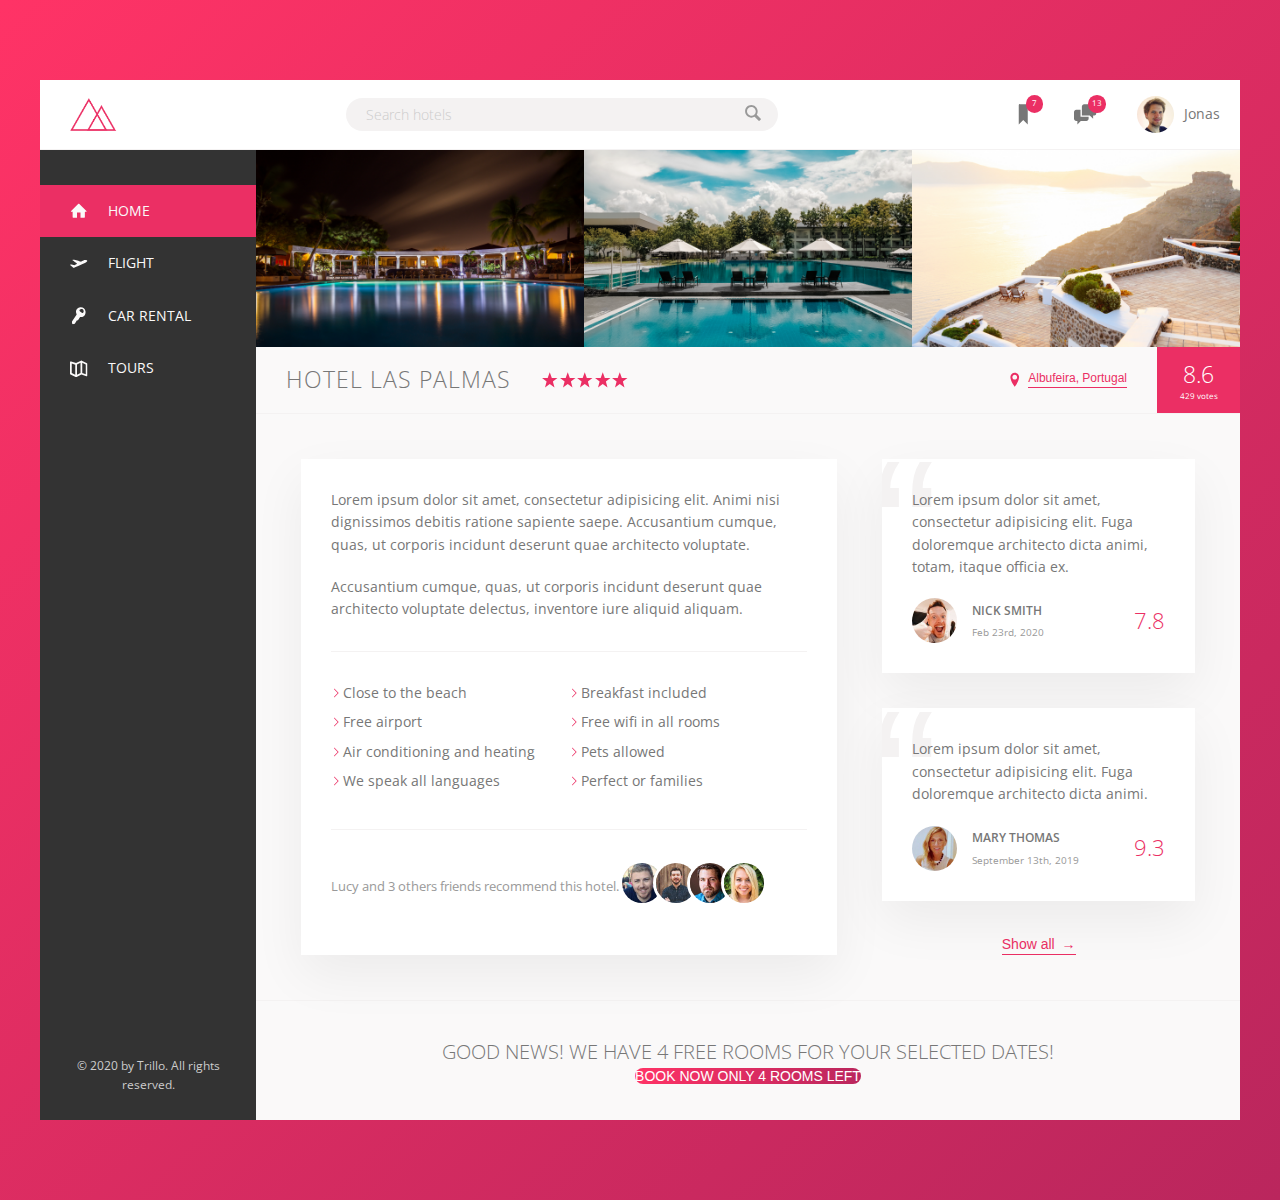
<file: 2. trillo-project/index.html>
<!DOCTYPE html>
<html lang="en">
  <head>
    <meta charset="UTF-8" />
    <meta name="viewport" content="width=device-width, initial-scale=1.0" />

    <link href="https://fonts.googleapis.com/css?family=Open+Sans:300,400,600" rel="stylesheet" />
    <link rel="stylesheet" href="css/main.css" />
    <link rel="shortcut icon" type="image/png" href="img/favicon.png" />

    <title>trillo &mdash; Your all-in-one booking app</title>
  </head>
  <body>
    <div class="container">
      <header class="header">
        <img src="img/logo.png" alt="trillo logo" class="logo" />

        <form action="#" class="search">
          <input type="text" class="search__input" placeholder="Search hotels" />
          <button class="search__button">
            <svg class="search__icon">
              <use xlink:href="img/sprite.svg#icon-magnifying-glass"></use>
            </svg>
          </button>
        </form>

        <nav class="user-nav">
          <div class="user-nav__icon-box">
            <svg class="user-nav__icon">
              <use xlink:href="img/sprite.svg#icon-bookmark"></use>
            </svg>
            <span class="user-nav__notification">7</span>
          </div>
          <div class="user-nav__icon-box">
            <svg class="user-nav__icon">
              <use xlink:href="img/sprite.svg#icon-chat"></use>
            </svg>
            <span class="user-nav__notification">13</span>
          </div>
          <div class="user-nav__user">
            <img src="img/user.jpg" alt="User photo" class="user-nav__user-photo" />
            <span class="user-nav__user-name">Jonas</span>
          </div>
        </nav>
      </header>

      <div class="content">
        <nav class="sidebar">
          <ul class="side-nav">
            <li class="side-nav__item side-nav__item--active">
              <a class="side-nav__link" href="">
                <svg class="side-nav__icon">
                  <use xlink:href="img/sprite.svg#icon-home"></use>
                </svg>
                Home</a
              >
            </li>
            <li class="side-nav__item">
              <a class="side-nav__link" href="">
                <svg class="side-nav__icon">
                  <use xlink:href="img/sprite.svg#icon-aircraft-take-off"></use>
                </svg>
                Flight</a
              >
            </li>
            <li class="side-nav__item">
              <a class="side-nav__link" href="">
                <svg class="side-nav__icon">
                  <use xlink:href="img/sprite.svg#icon-key"></use>
                </svg>
                Car rental</a
              >
            </li>
            <li class="side-nav__item">
              <a class="side-nav__link" href="">
                <svg class="side-nav__icon">
                  <use xlink:href="img/sprite.svg#icon-map"></use>
                </svg>
                Tours</a
              >
            </li>
          </ul>
          <div class="legal">
            &copy; 2020 by Trillo. All rights reserved.
          </div>
        </nav>

        <main class="hotel-view">
          <div class="gallery">
            <figure class="gallery__item">
              <img src="img/hotel-1.jpg" alt="Hotel 1 img" class="gallery__photo" />
            </figure>
            <figure class="gallery__item">
              <img src="img/hotel-2.jpg" alt="Hotel 2 img" class="gallery__photo" />
            </figure>
            <figure class="gallery__item">
              <img src="img/hotel-3.jpg" alt="Hotel 3 img" class="gallery__photo" />
            </figure>
          </div>

          <div class="overview">
            <h1 class="overview__heading">
              Hotel Las Palmas
            </h1>
            <div class="overview__stars">
              <svg class="overview__icon-star">
                <use xlink:href="img/sprite.svg#icon-star"></use>
              </svg>
              <svg class="overview__icon-star">
                <use xlink:href="img/sprite.svg#icon-star"></use>
              </svg>
              <svg class="overview__icon-star">
                <use xlink:href="img/sprite.svg#icon-star"></use>
              </svg>
              <svg class="overview__icon-star">
                <use xlink:href="img/sprite.svg#icon-star"></use>
              </svg>
              <svg class="overview__icon-star">
                <use xlink:href="img/sprite.svg#icon-star"></use>
              </svg>
            </div>

            <div class="overview__location">
              <svg class="overview__icon-location">
                <use xlink:href="img/sprite.svg#icon-location-pin"></use>
              </svg>
              <button class="btn-inline">
                Albufeira, Portugal
              </button>
            </div>

            <div class="overview__rating">
              <div class="overview__rating-average">8.6</div>
              <div class="overview__rating-count">429 votes</div>
            </div>
          </div>

          <div class="detail">
            <div class="description">
              <p class="paragraph">
                Lorem ipsum dolor sit amet, consectetur adipisicing elit. Animi nisi dignissimos debitis ratione sapiente saepe. Accusantium cumque,
                quas, ut corporis incidunt deserunt quae architecto voluptate.
              </p>

              <p class="paragraph">
                Accusantium cumque, quas, ut corporis incidunt deserunt quae architecto voluptate delectus, inventore iure aliquid aliquam.
              </p>

              <ul class="list">
                <li class="list__item">Close to the beach</li>
                <li class="list__item">Breakfast included</li>
                <li class="list__item">Free airport</li>
                <li class="list__item">Free wifi in all rooms</li>
                <li class="list__item">Air conditioning and heating</li>
                <li class="list__item">Pets allowed</li>
                <li class="list__item">We speak all languages</li>
                <li class="list__item">Perfect or families</li>
              </ul>

              <div class="recommend">
                <p class="paragraph">
                  Lucy and 3 others friends recommend this hotel.
                </p>

                <div class="recommend__friends">
                  <img src="img/user-3.jpg" alt="user 3 img" class="recommend__photo" />
                  <img src="img/user-4.jpg" alt="user 4 img" class="recommend__photo" />
                  <img src="img/user-5.jpg" alt="user 5 img" class="recommend__photo" />
                  <img src="img/user-6.jpg" alt="user 6 img" class="recommend__photo" />
                </div>
              </div>
            </div>

            <div class="user-reviews">
              <figure class="review">
                <blockquote class="review__text">
                  Lorem ipsum dolor sit amet, consectetur adipisicing elit. Fuga doloremque architecto dicta animi, totam, itaque officia ex.
                </blockquote>
                <figcaption class="review__user">
                  <img src="img/user-1.jpg" alt="User 1" class="review__photo" />
                  <div class="review__user-box">
                    <p class="review__user-name">Nick Smith</p>
                    <p class="review__user-date">Feb 23rd, 2020</p>
                  </div>
                  <div class="review__rating">7.8</div>
                </figcaption>
              </figure>
              <figure class="review">
                <blockquote class="review__text">
                  Lorem ipsum dolor sit amet, consectetur adipisicing elit. Fuga doloremque architecto dicta animi.
                </blockquote>
                <figcaption class="review__user">
                  <img src="img/user-2.jpg" alt="User 2" class="review__photo" />
                  <div class="review__user-box">
                    <p class="review__user-name">Mary Thomas</p>
                    <p class="review__user-date">September 13th, 2019</p>
                  </div>
                  <div class="review__rating">9.3</div>
                </figcaption>
              </figure>
              <button class="btn-inline">Show all <span>&rarr;</span></button>
            </div>
          </div>

          <div class="cta">
            <h2 class="cta__book-now">Good news! We have 4 free rooms for your selected dates!</h2>
            <button class="btn">
              <span class="btn__visible">Book now</span>
              <span class="btn__invisible">Only 4 rooms left</span>
            </button>
          </div>
        </main>
      </div>
    </div>
  </body>
</html>
</file>
<file: 2. trillo-project/css/main.css>
/*
COLORS

Primary: #eb2f64
Primary light: #FF3366
Primary dark: #BA265D

Grey light 1: #faf9f9
Grey light 2: #f4f2f2
Grey light 3: #f0eeee
Grey light 4: #ccc

Grey dark 1: #333
Grey dark 2: #777
Grey dark 3: #999

*/
:root {
  --color-primary: #eb2f64;
  --color-primary-light: #ff3366;
  --color-primary-dark: #ba265d;
  --color-grey-light-1: #faf9f9;
  --color-grey-light-2: #f4f2f2;
  --color-grey-light-3: #f0eeee;
  --color-grey-light-4: #ccc;
  --color-grey-dark-1: #333;
  --color-grey-dark-2: #777;
  --color-grey-dark-3: #999;
  --shadow-dark: 0 2rem 6rem rgba(0, 0, 0, 0.3);
  --shadow-light: 0 2rem 5rem rgba(0, 0, 0, 0.06);
  --line: 1px solid var(--color-grey-light-2); }

*,
*::after,
*::before {
  margin: 0;
  padding: 0;
  -webkit-box-sizing: inherit;
          box-sizing: inherit; }

html {
  -webkit-box-sizing: border-box;
          box-sizing: border-box;
  font-size: 62.5%; }

body {
  font-family: 'Open Sans', sans-serif;
  font-weight: 400;
  line-height: 1.6;
  color: var(--color-grey-dark-2);
  background-image: -webkit-gradient(linear, left top, right bottom, from(var(--color-primary-light)), to(var(--color-primary-dark)));
  background-image: linear-gradient(to right bottom, var(--color-primary-light), var(--color-primary-dark));
  background-size: cover;
  background-repeat: no-repeat;
  min-height: 100vh; }

.container {
  max-width: 120rem;
  margin: 8rem auto;
  background-color: var(--color-grey-light-1);
  -webkit-box-shadow: var(--color-shadow-dark);
          box-shadow: var(--color-shadow-dark);
  min-height: 50vh; }

.header {
  font-size: 1.4rem;
  height: 7rem;
  background-color: #fff;
  border-bottom: var(--line);
  display: -webkit-box;
  display: -ms-flexbox;
  display: flex;
  -webkit-box-pack: justify;
      -ms-flex-pack: justify;
          justify-content: space-between;
  -webkit-box-align: center;
      -ms-flex-align: center;
          align-items: center; }

.content {
  display: -webkit-box;
  display: -ms-flexbox;
  display: flex; }

.sidebar {
  background-color: var(--color-grey-dark-1);
  -webkit-box-flex: 0;
      -ms-flex: 0 0 18%;
          flex: 0 0 18%;
  display: -webkit-box;
  display: -ms-flexbox;
  display: flex;
  -webkit-box-orient: vertical;
  -webkit-box-direction: normal;
      -ms-flex-direction: column;
          flex-direction: column;
  -webkit-box-pack: justify;
      -ms-flex-pack: justify;
          justify-content: space-between; }

.hotel-view {
  -webkit-box-flex: 1;
      -ms-flex: 1;
          flex: 1; }

.detail {
  font-size: 1.4rem;
  display: -webkit-box;
  display: -ms-flexbox;
  display: flex;
  padding: 4.5rem;
  background-color: var(--color-grey-light-1);
  border-bottom: var(--line); }

.description {
  background-color: #fff;
  -webkit-box-shadow: var(--shadow-light);
          box-shadow: var(--shadow-light);
  padding: 3rem;
  -webkit-box-flex: 0;
      -ms-flex: 0 0 60%;
          flex: 0 0 60%;
  margin-right: 4.5rem; }

.user-reviews {
  -webkit-box-flex: 1;
      -ms-flex: 1;
          flex: 1;
  display: -webkit-box;
  display: -ms-flexbox;
  display: flex;
  -webkit-box-orient: vertical;
  -webkit-box-direction: normal;
      -ms-flex-direction: column;
          flex-direction: column;
  -webkit-box-align: center;
      -ms-flex-align: center;
          align-items: center; }

.logo {
  height: 3.25rem;
  margin-left: 3rem; }

.search {
  -webkit-box-flex: 0;
      -ms-flex: 0 0 40%;
          flex: 0 0 40%;
  display: -webkit-box;
  display: -ms-flexbox;
  display: flex;
  -webkit-box-pack: center;
      -ms-flex-pack: center;
          justify-content: center;
  -webkit-box-align: center;
      -ms-flex-align: center;
          align-items: center; }
  .search__input {
    font-family: inherit;
    font-size: inherit;
    color: inherit;
    background-color: var(--color-grey-light-2);
    border: none;
    padding: 0.7rem 2rem;
    border-radius: 100px;
    width: 90%;
    -webkit-transition: all 0.5s;
    transition: all 0.5s;
    margin-right: -3.5rem; }
    .search__input:focus {
      outline: none;
      width: 100%;
      background-color: var(--color-grey-light-3); }
    .search__input::-webkit-input-placeholder {
      font-weight: 100;
      color: var(--color-grey-light-4); }
    .search__input:-ms-input-placeholder {
      font-weight: 100;
      color: var(--color-grey-light-4); }
    .search__input::-ms-input-placeholder {
      font-weight: 100;
      color: var(--color-grey-light-4); }
    .search__input::placeholder {
      font-weight: 100;
      color: var(--color-grey-light-4); }
  .search__input:focus + .search_button {
    background-color: var(--color-grey-light-3); }
  .search__button {
    border: none;
    background-color: var(--color-grey-light-2); }
    .search__button:focus {
      outline: none; }
    .search__button:active {
      -webkit-transform: translateY(2px);
              transform: translateY(2px); }
  .search__icon {
    width: 2rem;
    height: 2rem;
    fill: var(--color-grey-dark-3); }

.user-nav {
  -ms-flex-item-align: stretch;
      align-self: stretch;
  display: -webkit-box;
  display: -ms-flexbox;
  display: flex;
  -webkit-box-align: center;
      -ms-flex-align: center;
          align-items: center; }
  .user-nav > * {
    padding: 0 2rem;
    cursor: pointer;
    -ms-flex-item-align: stretch;
        align-self: stretch;
    display: -webkit-box;
    display: -ms-flexbox;
    display: flex;
    -webkit-box-align: center;
        -ms-flex-align: center;
            align-items: center; }
  .user-nav > *:hover {
    background-color: var(--color-grey-light-2); }
  .user-nav__icon-box {
    position: relative; }
  .user-nav__icon {
    width: 2.25rem;
    height: 2.25rem;
    fill: var(--color-grey-dark-2); }
  .user-nav__notification {
    font-size: 0.8rem;
    height: 1.75rem;
    width: 1.75rem;
    background-color: var(--color-primary);
    border-radius: 50%;
    color: #fff;
    position: absolute;
    top: 1.5rem;
    right: 1.1rem;
    display: -webkit-box;
    display: -ms-flexbox;
    display: flex;
    -webkit-box-pack: center;
        -ms-flex-pack: center;
            justify-content: center;
    -webkit-box-align: center;
        -ms-flex-align: center;
            align-items: center; }
  .user-nav__user-photo {
    height: 3.75rem;
    border-radius: 50%;
    margin-right: 1rem; }

.side-nav {
  font-size: 1.4rem;
  list-style: none;
  margin-top: 3.5rem; }
  .side-nav__item {
    position: relative; }
    .side-nav__item::not(:last-child) {
      margin-bottom: 0.5rem; }
  .side-nav__item::before {
    content: '';
    position: absolute;
    top: 0;
    left: 0;
    height: 100%;
    width: 3px;
    background-color: var(--color-primary);
    -webkit-transform-origin: bottom;
            transform-origin: bottom;
    -webkit-transform: scaleY(0);
            transform: scaleY(0);
    -webkit-transition: width 0.4s cubic-bezier(1, 0, 0, 1) 0.3s, background-color 0.1s, -webkit-transform 0.3s;
    transition: width 0.4s cubic-bezier(1, 0, 0, 1) 0.3s, background-color 0.1s, -webkit-transform 0.3s;
    transition: transform 0.3s, width 0.4s cubic-bezier(1, 0, 0, 1) 0.3s, background-color 0.1s;
    transition: transform 0.3s, width 0.4s cubic-bezier(1, 0, 0, 1) 0.3s, background-color 0.1s, -webkit-transform 0.3s; }
  .side-nav__item:hover:before, .side-nav__item--active:before {
    -webkit-transform: scaleY(1);
            transform: scaleY(1);
    width: 100%; }
  .side-nav__item:active::before {
    background-color: var(--color-primary-light); }
  .side-nav__link:link, .side-nav__link:visited {
    color: var(--color-grey-light-1);
    text-decoration: none;
    text-transform: uppercase;
    display: block;
    padding: 1.5rem 3rem;
    display: -webkit-box;
    display: -ms-flexbox;
    display: flex;
    -webkit-box-align: center;
        -ms-flex-align: center;
            align-items: center;
    position: relative;
    z-index: 10; }
  .side-nav__icon {
    width: 1.75rem;
    height: 1.75rem;
    margin-right: 2rem;
    fill: currentColor; }

.legal {
  color: var(--color-grey-light-4);
  font-size: 1.2rem;
  text-align: center;
  padding: 2.5rem; }

.gallery {
  display: -webkit-box;
  display: -ms-flexbox;
  display: flex; }
  .gallery__photo {
    width: 100%;
    display: block; }

.overview {
  border-bottom: 1px solid var(--color-grey-light-2);
  display: -webkit-box;
  display: -ms-flexbox;
  display: flex;
  -webkit-box-align: center;
      -ms-flex-align: center;
          align-items: center; }
  .overview__heading {
    font-size: 2.25rem;
    font-weight: 300;
    text-transform: uppercase;
    letter-spacing: 1px;
    padding: 1.5rem 3rem; }
  .overview__stars {
    margin-right: auto;
    display: -webkit-box;
    display: -ms-flexbox;
    display: flex; }
  .overview__icon-star, .overview__icon-location {
    width: 1.75rem;
    height: 1.75rem;
    fill: var(--color-primary); }
  .overview__location {
    font-size: 1.2rem;
    display: -webkit-box;
    display: -ms-flexbox;
    display: flex;
    -webkit-box-align: center;
        -ms-flex-align: center;
            align-items: center; }
  .overview__icon-location {
    margin-right: 0.5rem; }
  .overview__rating {
    background-color: var(--color-primary);
    color: #fff;
    margin-left: 3rem;
    padding: 0 2.25rem;
    -ms-flex-item-align: stretch;
        align-self: stretch;
    display: -webkit-box;
    display: -ms-flexbox;
    display: flex;
    -webkit-box-align: center;
        -ms-flex-align: center;
            align-items: center;
    -webkit-box-pack: center;
        -ms-flex-pack: center;
            justify-content: center;
    -webkit-box-orient: vertical;
    -webkit-box-direction: normal;
        -ms-flex-direction: column;
            flex-direction: column; }
  .overview__rating-average {
    font-size: 2.25rem;
    font-weight: 300;
    margin-bottom: -3px; }
  .overview__rating-count {
    font-size: 0.8rem; }

.btn-inline {
  border: none;
  color: var(--color-primary);
  font-size: inherit;
  border-bottom: 1px solid currentColor;
  padding-bottom: 2px;
  display: inline-block;
  background-color: transparent;
  cursor: pointer; }
  .btn-inline span {
    margin-left: 3px;
    -webkit-transition: margin-left .2s;
    transition: margin-left .2s; }
  .btn-inline:hover {
    color: var(--color-grey-dark-1); }
    .btn-inline:hover span {
      margin-left: 8px; }
  .btn-inline:focus {
    outline: none;
    -webkit-animation: pulsate 1s infinite;
            animation: pulsate 1s infinite; }

@-webkit-keyframes pulsate {
  0% {
    -webkit-transform: scale(1);
            transform: scale(1);
    -webkit-box-shadow: none;
            box-shadow: none; }
  50% {
    -webkit-transform: scale(1.05);
            transform: scale(1.05);
    -webkit-box-shadow: 0 1rem 4rem rgba(0, 0, 0, 0.25);
            box-shadow: 0 1rem 4rem rgba(0, 0, 0, 0.25); }
  100% {
    -webkit-transform: scale(1);
            transform: scale(1);
    -webkit-box-shadow: none;
            box-shadow: none; } }

@keyframes pulsate {
  0% {
    -webkit-transform: scale(1);
            transform: scale(1);
    -webkit-box-shadow: none;
            box-shadow: none; }
  50% {
    -webkit-transform: scale(1.05);
            transform: scale(1.05);
    -webkit-box-shadow: 0 1rem 4rem rgba(0, 0, 0, 0.25);
            box-shadow: 0 1rem 4rem rgba(0, 0, 0, 0.25); }
  100% {
    -webkit-transform: scale(1);
            transform: scale(1);
    -webkit-box-shadow: none;
            box-shadow: none; } }

.paragraph:not(:last-of-type) {
  margin-bottom: 2rem; }

.list {
  list-style: none;
  margin: 3rem 0rem;
  padding: 3rem 0;
  border-top: var(--line);
  border-bottom: var(--line);
  display: -webkit-box;
  display: -ms-flexbox;
  display: flex;
  -ms-flex-wrap: wrap;
      flex-wrap: wrap; }
  .list__item {
    -webkit-box-flex: 0;
        -ms-flex: 0 0 50%;
            flex: 0 0 50%;
    margin-bottom: 0.7rem; }
    .list__item::before {
      content: '';
      display: inline-block;
      width: 1rem;
      height: 1rem;
      margin-right: 0.2rem;
      background-color: var(--color-primary);
      -webkit-mask-image: url(../img/chevron-thin-right.svg);
              mask-image: url(../img/chevron-thin-right.svg);
      -webkit-mask-size: cover;
              mask-size: cover; }

.recommend {
  font-size: 1.3rem;
  color: var(--color-grey-dark-3);
  display: -webkit-box;
  display: -ms-flexbox;
  display: flex;
  -webkit-box-align: center;
      -ms-flex-align: center;
          align-items: center; }
  .recommend__count {
    margin-right: auto; }
  .recommend__photo {
    -webkit-box-sizing: content-box;
            box-sizing: content-box;
    height: 4rem;
    width: 4rem;
    border-radius: 50%;
    border: 3px solid white; }
    .recommend__photo:not(:last-child) {
      margin-right: -1.5rem; }

.review {
  background-color: #fff;
  -webkit-box-shadow: var(--shadow-light);
          box-shadow: var(--shadow-light);
  padding: 3rem;
  margin-bottom: 3.5rem;
  position: relative;
  overflow: hidden; }
  .review__text {
    z-index: 10;
    position: relative; }
  .review__user {
    display: -webkit-box;
    display: -ms-flexbox;
    display: flex;
    -webkit-box-pack: justify;
        -ms-flex-pack: justify;
            justify-content: space-between;
    -webkit-box-align: center;
        -ms-flex-align: center;
            align-items: center;
    margin-top: 2rem; }
  .review__photo {
    height: 4.5rem;
    width: 4.5rem;
    border-radius: 50%; }
  .review__user-box {
    margin-right: auto;
    margin-left: 1.5rem; }
  .review__user-name {
    font-size: 1.2rem;
    font-weight: 600;
    text-transform: uppercase;
    margin-bottom: 0.4rem; }
  .review__user-date {
    font-size: 1rem;
    color: var(--color-grey-dark-3); }
  .review__rating {
    font-size: 2.2rem;
    color: var(--color-primary);
    font-weight: 300; }
  .review::before {
    content: '\201C';
    position: absolute;
    top: -2.75rem;
    left: -1rem;
    line-height: 1;
    font-size: 20rem;
    color: var(--color-grey-light-2);
    font-family: sans-serif;
    z-index: 1; }

.cta {
  padding: 3.5rem 0;
  text-align: center; }
  .cta__book-now {
    font-size: 2rem;
    font-weight: 300;
    text-transform: uppercase; }

.btn {
  font-size: 1.4rem;
  font-weight: 300;
  text-transform: uppercase;
  border-radius: 100px;
  border: none;
  background-image: -webkit-gradient(linear, left top, right top, from(var(--color-primary-light)), to(var(--color-primary-dark)));
  background-image: linear-gradient(to right, var(--color-primary-light), var(--color-primary-dark));
  color: #fff; }
/*# sourceMappingURL=main.css.map */
</file>
